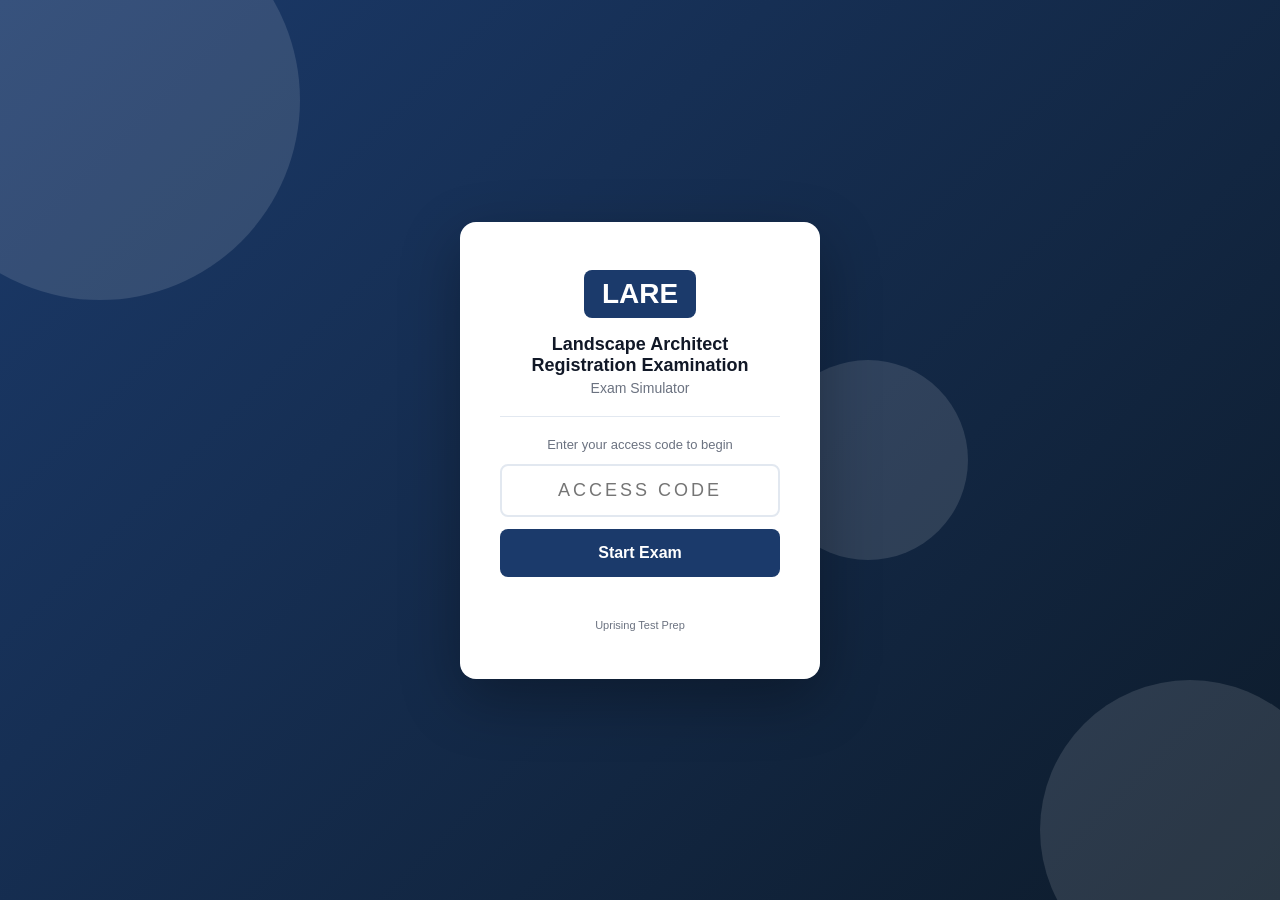
<file: index.html>
<!DOCTYPE html>
<html lang="en">
<head>
  <meta charset="UTF-8" />
  <meta name="viewport" content="width=device-width, initial-scale=1.0, viewport-fit=cover" />
  <meta name="apple-mobile-web-app-capable" content="yes" />
  <meta name="apple-mobile-web-app-status-bar-style" content="black-translucent" />
  <title>LARE Exam Simulator</title>
  <link rel="stylesheet" href="style.css" />
</head>
<body>

<div id="access-gate">
  <div class="gate-bg-shapes">
    <div class="shape shape-1"></div>
    <div class="shape shape-2"></div>
    <div class="shape shape-3"></div>
  </div>
  <div class="gate-card">
    <div class="gate-logo">
      <div class="logo-badge">LARE</div>
    </div>
    <h1 class="gate-title">Landscape Architect Registration Examination</h1>
    <p class="gate-subtitle">Exam Simulator</p>
    <div class="gate-divider"></div>
    <p class="gate-instruction">Enter your access code to begin</p>
    <input type="text" id="access-code-input" class="gate-input"
           placeholder="Access Code" autocomplete="off"
           maxlength="20" spellcheck="false" />
    <button id="access-btn" class="gate-btn">Start Exam</button>
    <p id="access-error" class="gate-error"></p>
    <p class="gate-hint">Uprising Test Prep</p>
  </div>
</div>

<div id="mode-select" style="display:none">
  <div class="gate-card" style="max-width:640px">
    <div class="gate-logo"><div class="logo-badge">LARE</div></div>
    <h1 class="gate-title">Choose a Practice Mode</h1>
    <p class="gate-subtitle">The LARE is administered as four separate, independently timed sections. Practice one real section at a time with its real item count and timer, or run a mixed practice session drawing across all four sections.</p>
    <div class="gate-divider"></div>
    <div id="mode-list" class="mode-list"></div>
    <p class="gate-hint">Uprising Test Prep</p>
  </div>
</div>

<div id="app" style="display:none">
  <header class="top-bar">
    <div class="bar-left">
      <span class="bar-logo">LARE</span>
      <span class="bar-title" id="bar-section-name">Exam Simulator</span>
    </div>
    <div class="bar-right">
      <span class="bar-timer" id="timer-display">--:--</span>
      <button class="bar-btn" id="flag-btn">Flag</button>
      <button class="bar-btn bar-btn-primary" id="submit-btn">
        <span class="btn-full">Submit Exam</span>
        <span class="btn-short">Submit</span>
      </button>
    </div>
  </header>

  <div class="progress-strip">
    <div class="progress-bar" id="progress-bar"></div>
  </div>

  <main class="exam-main">
    <div class="question-panel">
      <div class="q-meta">
        <span id="q-counter"></span>
        <span id="q-domain" class="q-domain-tag"></span>
        <span id="q-flag-indicator" class="flag-chip" style="display:none">Flagged</span>
      </div>
      <!-- Shared text for a linked cluster (a clinical case, a reading
           passage). It sits ABOVE the stem, which is the one thing that
           legitimately precedes it, and repeats on every question in the
           cluster so nobody has to page backwards. -->
      <div id="q-cluster-wrap" class="cluster-wrap" style="display:none"></div>
      <p id="question-text" class="q-text"></p>
      <!-- The picture sits BELOW the question text so the simulator matches
           the printed book exactly: stem, then picture, then options. They
           used to disagree (book put the picture under the stem, simulator put
           it above), so no single wording could be true in both places, and
           184 of MLPAO's 185 image questions said "shown above" while the
           book printed the picture below the sentence. Write stems with
           neutral wording ("the strip shown", "the diagram shows") and this
           whole class of bug cannot come back. -->
      <div id="q-image-wrap" style="display:none; margin-bottom:14px;"></div>
      <div id="options-list" class="options-list"></div>
      <div id="explanation-box" class="explanation-box" style="display:none">
        <div class="explanation-label">Explanation</div>
        <p id="explanation-text" class="explanation-text"></p>
      </div>
    </div>
    <div class="nav-bar">
      <button class="nav-btn" id="prev-btn">&#8592; Prev</button>
      <button class="nav-btn nav-btn-map" id="map-btn">Question Map</button>
      <button class="nav-btn nav-btn-next" id="next-btn">Next &#8594;</button>
    </div>
  </main>
</div>

<!-- Question Map Modal -->
<div id="map-modal" style="display:none">
  <div class="map-backdrop" id="map-backdrop"></div>
  <div class="map-panel">
    <div class="map-header">
      <span class="map-title">Question Map</span>
      <button id="map-close" class="map-close-btn">&#x2715; Close</button>
    </div>
    <div class="map-legend">
      <span class="leg-item"><span class="leg-swatch leg-answered"></span>Answered</span>
      <span class="leg-item"><span class="leg-swatch leg-flagged"></span>Flagged</span>
      <span class="leg-item"><span class="leg-swatch leg-unanswered"></span>Unanswered</span>
    </div>
    <div id="q-grid" class="q-grid"></div>
  </div>
</div>

<div id="results-screen" style="display:none">
  <div class="results-card">
    <div class="res-header">
      <div class="res-badge">LARE</div>
      <h2 id="res-status" class="res-status"></h2>
      <p id="res-score" class="res-score"></p>
    </div>
    <div id="res-domains" class="res-domains"></div>
    <p class="res-disclaimer">CLARB scores each real LARE section on a criterion-referenced scaled score with a passing mark of 650, not a fixed percentage. This raw percentage is a practice benchmark only, to help you see where you are strong and where you need more review, and is not how the real exam is scored.</p>
    <button id="res-review-btn" class="res-btn">Review Answers</button>
    <button id="res-restart-btn" class="res-btn res-btn-secondary">Restart</button>
  </div>
</div>

<script src="questions.js"></script>
<script src="app.js"></script>
</body>
</html>
</file>
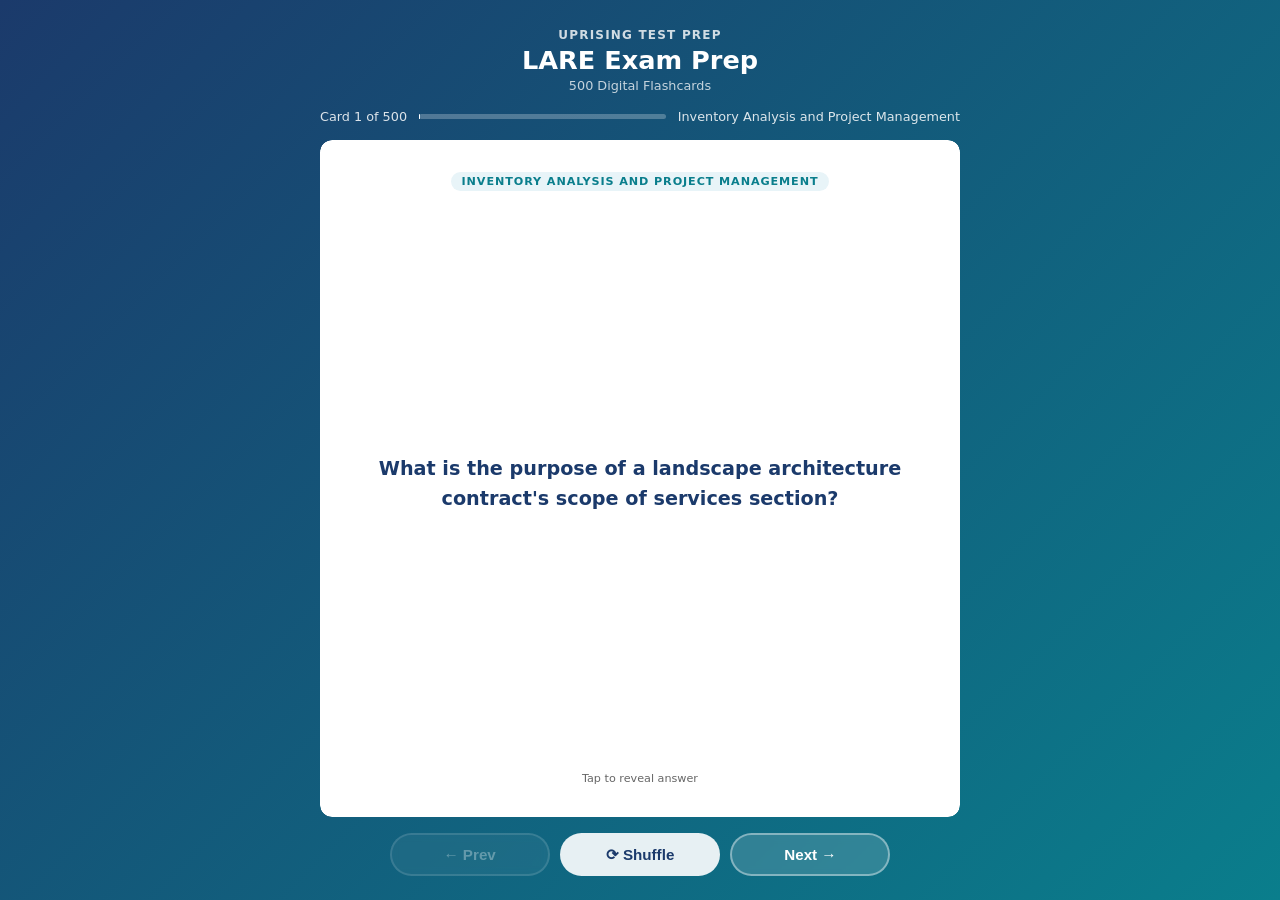
<file: flashcards/index.html>
<!DOCTYPE html>
<html lang="en">
<head>
  <meta charset="UTF-8">
  <meta name="viewport" content="width=device-width, initial-scale=1.0">
  <title>LARE Exam Prep: Flashcards</title>
  <style>
    :root {
      --blue:   #1B3A6B;
      --teal:   #0A7E8C;
      --ltblue: #E8F4F8;
      --white:  #FFFFFF;
      --text:   #1A1A1A;
      --muted:  #666;
      --radius: 12px;
    }
    * { box-sizing: border-box; margin: 0; padding: 0; }
    html, body { height: 100%; }
    body {
      font-family: 'Segoe UI', system-ui, sans-serif;
      background: linear-gradient(135deg, var(--blue) 0%, var(--teal) 100%);
      /* Pinned, not min-height: the page must never grow, or the controls
         get pushed below the fold on iOS where 100dvh and height:100%
         disagree. The height:100% rule above is the pre-dvh fallback. */
      height: 100dvh;
      max-height: 100dvh;
      overflow: hidden;
      display: flex;
      flex-direction: column;
      align-items: center;
      padding: 1.25rem 1rem 1rem;
      gap: 0.75rem;
      overflow-x: hidden;
    }
    header { text-align: center; color: #fff; flex-shrink: 0; }
    header .brand { font-size: 0.75rem; font-weight: 700; letter-spacing: 0.1em; opacity: 0.8; text-transform: uppercase; }
    header h1 { font-size: 1.3rem; font-weight: 800; margin-top: 0.2rem; }
    header .subtitle { font-size: 0.8rem; opacity: 0.75; margin-top: 0.15rem; }
    #progress-info {
      display: flex; align-items: center; gap: 0.75rem;
      color: rgba(255,255,255,0.85); font-size: 0.8rem;
      flex-shrink: 0; width: 100%; max-width: 640px;
    }
    #progress-bar-track {
      flex: 1; background: rgba(255,255,255,0.25);
      border-radius: 4px; height: 5px;
    }
    #progress-bar-fill { height: 100%; background: #fff; border-radius: 4px; transition: width 0.3s; }
    .card-scene {
      width: 100%; max-width: 640px;
      perspective: 1200px;
      cursor: pointer;
      flex: 1; min-height: 0;
      display: flex; flex-direction: column;
    
      /* WebKit does not clip overflow inside a preserve-3d context, so the
         answer pane's own clip is dropped and a long answer paints over the
         Prev/Next row. This element only sets the perspective and is NOT
         itself in the 3D context, so its clip is honoured in every engine. */
      overflow: hidden;
      border-radius: var(--radius);
    }
    .card-inner {
      position: relative; width: 100%;
      flex: 1; min-height: 0;
      transition: transform 0.55s cubic-bezier(.4,0,.2,1);
      transform-style: preserve-3d;
    }
    .card-scene.flipped .card-inner { transform: rotateY(180deg); }
    .card-face {
      position: absolute; inset: 0;
      backface-visibility: hidden; -webkit-backface-visibility: hidden;
      border-radius: var(--radius);
      display: flex; flex-direction: column;
      padding: 1.5rem 1.75rem;
      box-shadow: 0 12px 40px rgba(0,0,0,0.2);
      overflow: hidden;
    
      /* Painting through a mask forces WebKit to allocate a real clipping
         layer for a 3D-transformed element, which is what makes the
         overflow:hidden and the rounded corners above actually apply. */
      -webkit-mask-image: -webkit-radial-gradient(#fff, #000);
              mask-image: radial-gradient(#fff, #000);
    }
    .card-front { background: var(--white); align-items: center; justify-content: center; }
    .card-back  { background: var(--ltblue); transform: rotateY(180deg); }
    .card-badge {
      font-size: 0.7rem; font-weight: 700; text-transform: uppercase;
      letter-spacing: 0.08em;
      background: var(--ltblue); color: var(--teal);
      padding: 0.2rem 0.65rem; border-radius: 20px;
      margin-bottom: 0.85rem; flex-shrink: 0;
    }
    .card-back .card-badge { background: rgba(10,126,140,0.12); }
    .card-front .q-text {
      font-size: 1.1rem; font-weight: 600; color: var(--blue); line-height: 1.55;
      text-align: center; overflow-y: auto; flex: 1;
      display: flex; align-items: center; justify-content: center;
      scrollbar-width: thin; scrollbar-color: rgba(27,58,107,0.3) transparent;
    }
    .card-back .a-label { font-size: 0.7rem; font-weight: 700; color: var(--teal); text-transform: uppercase; letter-spacing: 0.08em; margin-bottom: 0.4rem; flex-shrink: 0; }
    .card-back .a-text  {
      font-size: 0.975rem; color: var(--text); line-height: 1.65;
      overflow-y: auto; flex: 1; min-height: 0; padding-right: 4px;
      scrollbar-width: thin; scrollbar-color: rgba(10,126,140,0.4) transparent;
    
      -webkit-overflow-scrolling: touch;
      overscroll-behavior: contain;
    }
    .card-back .a-text::-webkit-scrollbar { width: 4px; }
    .card-back .a-text::-webkit-scrollbar-track { background: transparent; }
    .card-back .a-text::-webkit-scrollbar-thumb { background: rgba(10,126,140,0.4); border-radius: 4px; }
    .tap-hint { flex-shrink: 0; margin-top: 0.6rem; font-size: 0.7rem; color: var(--muted); text-align: center; }
    .card-back .tap-hint { color: var(--teal); opacity: 0.7; }
    .controls {
      display: flex; gap: 0.65rem; flex-wrap: nowrap;
      justify-content: center; flex-shrink: 0;
      width: 100%; max-width: 640px;
      padding-bottom: env(safe-area-inset-bottom, 0px);
    }
    .btn {
      padding: 0.6rem 1.2rem; border-radius: 50px;
      border: 2px solid rgba(255,255,255,0.4);
      background: rgba(255,255,255,0.15); color: #fff;
      font-weight: 700; font-size: 0.875rem; cursor: pointer;
      transition: all 0.2s; backdrop-filter: blur(4px);
      white-space: nowrap; flex: 1; max-width: 160px;
    }
    .btn:hover { background: rgba(255,255,255,0.3); border-color: rgba(255,255,255,0.7); }
    .btn:active { transform: scale(0.96); }
    .btn:disabled { opacity: 0.35; cursor: not-allowed; }
    .btn.btn-primary { background: rgba(255,255,255,0.9); color: var(--blue); border-color: transparent; }
    .btn.btn-primary:hover { background: #fff; }
    #loading { color: rgba(255,255,255,0.8); font-size: 1rem; text-align: center; padding: 3rem; flex: 1; }
    @media (min-width: 768px) {
      body { padding: 1.75rem 1.5rem 1.5rem; gap: 1rem; }
      header h1 { font-size: 1.6rem; }
      .card-face { padding: 2rem 2.5rem; }
      .card-front .q-text { font-size: 1.2rem; }
      .card-back .a-text { font-size: 1.05rem; }
      .btn { font-size: 0.95rem; padding: 0.65rem 1.4rem; }
    }
    @media (max-width: 380px) {
      body { padding: 0.75rem; gap: 0.5rem; }
      header .brand { font-size: 0.65rem; }
      header h1 { font-size: 1.1rem; }
      header .subtitle { display: none; }
      .card-face { padding: 1rem 1.1rem; }
      .card-front .q-text { font-size: 0.975rem; }
      .card-back .a-text { font-size: 0.875rem; }
      .btn { font-size: 0.8rem; padding: 0.5rem 0.75rem; }
    }
  </style>
</head>
<body>
<header>
  <div class="brand">Uprising Test Prep</div>
  <h1>LARE Exam Prep</h1>
  <div class="subtitle">500 Digital Flashcards</div>
</header>
<div id="progress-info">
  <span id="card-counter">Card 1 of 500</span>
  <div id="progress-bar-track"><div id="progress-bar-fill" style="width:0%"></div></div>
  <span id="domain-label"></span>
</div>
<div id="loading">Loading flashcards...</div>
<div class="card-scene" id="card-scene" style="display:none" onclick="flipCard()">
  <div class="card-inner" id="card-inner">
    <div class="card-face card-front">
      <div class="card-badge" id="front-badge"></div>
      <div class="q-text" id="q-text"></div>
      <div class="tap-hint">Tap to reveal answer</div>
    </div>
    <div class="card-face card-back">
      <div class="card-badge" id="back-badge">Answer</div>
      <div class="a-label">Answer</div>
      <div class="a-text" id="a-text"></div>
      <div class="tap-hint">Tap to flip back</div>
    </div>
  </div>
</div>
<div class="controls" id="controls" style="display:none">
  <button class="btn" id="prev-btn" onclick="event.stopPropagation();move(-1)" disabled>&#8592; Prev</button>
  <button class="btn btn-primary" onclick="event.stopPropagation();shuffleCards()">&#10227; Shuffle</button>
  <button class="btn" id="next-btn" onclick="event.stopPropagation();move(1)">Next &#8594;</button>
</div>
<script>
const DOMAIN_LABELS = {
  inventory_analysis_and_project_management: "Inventory Analysis and Project Management",
  planning_and_design: "Planning and Design",
  construction_documentation_and_administration: "Construction Documentation and Administration",
  grading_drainage_and_stormwater_management: "Grading Drainage and Stormwater Management",
};
let cards   = [];
let current = 0;
async function init() {
  try {
    const res = await fetch('flashcards.json');
    if (!res.ok) throw new Error('Network error');
    cards = await res.json();
    document.getElementById('loading').style.display    = 'none';
    document.getElementById('card-scene').style.display = 'flex';
    document.getElementById('controls').style.display   = 'flex';
    show();
  } catch (e) {
    document.getElementById('loading').textContent = 'Error loading flashcards. Please try refreshing.';
  }
}
function domainLabel(key) {
  return DOMAIN_LABELS[key] || key.replace(/_/g, ' ').replace(/\b\w/g, c => c.toUpperCase());
}
function show() {
  const c = cards[current];
  document.getElementById('card-scene').classList.remove('flipped');
  document.getElementById('a-text').scrollTop = 0;
  const label = domainLabel(c.domain || c.chapter || '');
  document.getElementById('q-text').textContent       = c.front;
  document.getElementById('a-text').textContent       = c.back;
  document.getElementById('front-badge').textContent  = label;
  document.getElementById('back-badge').textContent   = label;
  document.getElementById('card-counter').textContent = `Card ${current+1} of ${cards.length}`;
  document.getElementById('domain-label').textContent = label;
  document.getElementById('progress-bar-fill').style.width = `${((current+1)/cards.length*100).toFixed(1)}%`;
  document.getElementById('prev-btn').disabled = current === 0;
  document.getElementById('next-btn').disabled = current === cards.length - 1;
}
function flipCard() { document.getElementById('card-scene').classList.toggle('flipped'); }
function move(dir) {
  const next = current + dir;
  if (next < 0 || next >= cards.length) return;
  current = next; show();
}
function shuffleCards() {
  for (let i = cards.length - 1; i > 0; i--) {
    const j = Math.floor(Math.random() * (i+1));
    [cards[i], cards[j]] = [cards[j], cards[i]];
  }
  current = 0; show();
}
document.addEventListener('keydown', e => {
  if (e.key === 'ArrowRight' || e.key === 'ArrowDown') move(1);
  else if (e.key === 'ArrowLeft' || e.key === 'ArrowUp') move(-1);
  else if (e.key === ' ' || e.key === 'Enter') { e.preventDefault(); flipCard(); }
});
init();
</script>
</body>
</html>
</file>
<file: style.css>
/* LARE Exam Simulator, Styles */
:root {
  --primary:   #1B3A6B;
  --pass:      #059669;
  --fail:      #DC2626;
  --bg:        #F3F4F8;
  --card:      #FFFFFF;
  --border:    #E2E8F0;
  --text:      #111827;
  --muted:     #6B7280;
  --radius:    10px;
}
*, *::before, *::after { box-sizing: border-box; margin: 0; padding: 0; }
body {
  font-family: -apple-system, BlinkMacSystemFont, "Segoe UI", sans-serif;
  background: var(--bg);
  color: var(--text);
  height: 100vh;
  height: 100dvh;
  overflow: hidden;
  -webkit-text-size-adjust: 100%;
}

/* ── Access Gate ─────────────────────────────────────────────────────────── */
#access-gate {
  display: flex;
  align-items: center;
  justify-content: center;
  height: 100vh;
  height: 100dvh;
  background: linear-gradient(135deg, var(--primary) 0%, #0d1b2a 100%);
  position: relative;
  overflow: hidden;
  padding: 20px;
  padding-top: max(20px, env(safe-area-inset-top));
  padding-bottom: max(20px, env(safe-area-inset-bottom));
}
#mode-select {
  display: flex;
  align-items: center;
  justify-content: center;
  height: 100vh;
  height: 100dvh;
  background: linear-gradient(135deg, var(--primary) 0%, #0d1b2a 100%);
  overflow: auto;
  padding: 20px;
}
.mode-list { display: flex; flex-direction: column; gap: 10px; margin: 18px 0; text-align: left; }
.mode-btn {
  display: flex; flex-direction: column; gap: 3px;
  border: 1.5px solid #ddd; border-radius: 10px; padding: 12px 16px;
  background: #fafafa; cursor: pointer; transition: .15s;
}
.mode-btn:hover { border-color: var(--primary); background: #f0f4fb; }
.mode-btn .mode-name { font-weight: 700; color: var(--primary); font-size: 15px; }
.mode-btn .mode-meta { font-size: 12.5px; color: #666; }
.hotspot-imgbox { position: relative; display: inline-block; max-width: 100%; }
.hotspot-imgbox .q-image { margin-bottom: 0; display: block; }
.hotspot-zone {
  position: absolute; cursor: pointer; border-radius: 50%;
  border: 2px solid transparent; transition: .12s;
}
.hotspot-zone:hover { border-color: var(--primary); background: rgba(27,58,107,0.10); }
.hotspot-zone.hotspot-selected { border-color: var(--primary); background: rgba(27,58,107,0.20); }
.hotspot-zone.hotspot-correct { border-color: #059669; background: rgba(5,150,105,0.20); }
.hotspot-zone.hotspot-incorrect { border-color: #DC2626; background: rgba(220,38,38,0.20); }
.hotspot-hint { font-size: 13px; color: var(--muted, #666); margin-top: 8px; font-style: italic; }
.sata-instruction { font-size: 13px; font-weight: 700; color: var(--primary); margin-bottom: 6px; }
.gate-bg-shapes { position: absolute; inset: 0; pointer-events: none; }
.shape { position: absolute; border-radius: 50%; opacity: .12; background: #fff; }
.shape-1 { width: 400px; height: 400px; top: -100px; left: -100px; }
.shape-2 { width: 300px; height: 300px; bottom: -80px; right: -60px; }
.shape-3 { width: 200px; height: 200px; top: 40%; left: 60%; }
.gate-card {
  background: #fff;
  border-radius: 16px;
  padding: 48px 40px;
  text-align: center;
  width: 100%;
  max-width: 360px;
  position: relative;
  z-index: 1;
  box-shadow: 0 20px 60px rgba(0,0,0,.3);
}
.logo-badge {
  display: inline-block;
  background: var(--primary);
  color: #fff;
  font-weight: 800;
  font-size: 28px;
  padding: 8px 18px;
  border-radius: 8px;
}
.gate-title { font-size: 18px; font-weight: 700; margin-top: 16px; color: var(--text); }
.gate-subtitle { color: var(--muted); font-size: 14px; margin-top: 4px; }
.gate-divider { height: 1px; background: var(--border); margin: 20px 0; }
.gate-instruction { font-size: 13px; color: var(--muted); margin-bottom: 12px; }
.gate-input {
  width: 100%;
  padding: 14px 16px;
  border: 2px solid var(--border);
  border-radius: 8px;
  font-size: 18px;
  text-align: center;
  text-transform: uppercase;
  letter-spacing: 3px;
  outline: none;
}
.gate-input:focus { border-color: var(--primary); }
.gate-btn {
  width: 100%;
  margin-top: 12px;
  padding: 15px;
  background: var(--primary);
  color: #fff;
  border: none;
  border-radius: 8px;
  font-size: 16px;
  font-weight: 600;
  cursor: pointer;
  -webkit-tap-highlight-color: transparent;
}
.gate-btn:hover { opacity: .9; }
.gate-error { color: var(--fail); font-size: 13px; margin-top: 8px; min-height: 18px; }
.gate-hint { color: var(--muted); font-size: 11px; margin-top: 16px; }

/* ── App shell ───────────────────────────────────────────────────────────── */
#app {
  display: flex;
  flex-direction: column;
  height: 100vh;
  height: 100dvh;
  padding-top: env(safe-area-inset-top);
}
.top-bar {
  display: flex;
  justify-content: space-between;
  align-items: center;
  background: var(--primary);
  color: #fff;
  padding: 0 20px;
  padding-left: max(20px, env(safe-area-inset-left));
  padding-right: max(20px, env(safe-area-inset-right));
  height: 52px;
  flex-shrink: 0;
  gap: 8px;
}
.bar-left { display: flex; align-items: center; gap: 8px; min-width: 0; }
.bar-logo { font-weight: 800; font-size: 18px; flex-shrink: 0; }
.bar-title { font-size: 14px; opacity: .8; white-space: nowrap; overflow: hidden; text-overflow: ellipsis; }
.bar-right { display: flex; align-items: center; gap: 8px; flex-shrink: 0; }
.bar-timer {
  font-variant-numeric: tabular-nums;
  font-size: 16px;
  font-weight: 600;
  min-width: 68px;
  text-align: right;
}
.bar-btn {
  padding: 7px 13px;
  background: rgba(255,255,255,.15);
  border: 1px solid rgba(255,255,255,.3);
  color: #fff;
  border-radius: 6px;
  cursor: pointer;
  font-size: 13px;
  white-space: nowrap;
  -webkit-tap-highlight-color: transparent;
  touch-action: manipulation;
}
.bar-btn:hover { background: rgba(255,255,255,.25); }
.bar-btn-primary {
  background: #fff;
  color: var(--primary);
  border-color: #fff;
  font-weight: 600;
}
.bar-btn-primary:hover { background: #f0f0f0; }
.btn-short { display: none; }
.btn-full  { display: inline; }

.progress-strip { height: 4px; background: rgba(0,0,0,.1); flex-shrink: 0; }
.progress-bar   { height: 100%; background: #4ade80; transition: width .3s; }

/* ── Main exam area ──────────────────────────────────────────────────────── */
.exam-main {
  flex: 1;
  overflow: hidden;
  display: flex;
  flex-direction: column;
  padding: 16px 20px 0;
  padding-left: max(16px, env(safe-area-inset-left));
  padding-right: max(16px, env(safe-area-inset-right));
  min-height: 0;
}
.question-panel { flex: 1; overflow-y: auto; padding-bottom: 12px; -webkit-overflow-scrolling: touch; }
.q-meta {
  display: flex;
  align-items: center;
  gap: 8px;
  margin-bottom: 12px;
  font-size: 13px;
  color: var(--muted);
  flex-wrap: wrap;
}
.q-domain-tag {
  background: var(--primary);
  color: #fff;
  padding: 2px 8px;
  border-radius: 4px;
  font-size: 11px;
  font-weight: 600;
}
.flag-chip {
  background: #FEF3C7;
  color: #92400E;
  padding: 2px 8px;
  border-radius: 4px;
  font-size: 11px;
  font-weight: 600;
}
.cluster-wrap {
  border-left: 4px solid var(--primary, #1B3A6B);
  background: #F2F6FC; border-radius: 8px;
  padding: 10px 14px; margin-bottom: 16px;
}
.cluster-label {
  font-size: 11px; font-weight: 700; letter-spacing: 0.06em;
  text-transform: uppercase; color: var(--primary, #1B3A6B); margin-bottom: 6px;
}
.cluster-body {
  max-height: 38vh; overflow-y: auto; font-size: 15px; line-height: 1.6;
  -webkit-overflow-scrolling: touch;
}
.cluster-body p + p { margin-top: 10px; }
@media (min-width: 1100px) { .cluster-body { max-height: 52vh; } }

.q-image {
  max-width: 100%;
  /* Cap the height too. With only max-width, a tall exhibit renders at full
     width and pushes the stem and every option below the fold, so the question
     looks like it has no answers until the candidate scrolls. Found on CNPLE. */
  max-height: 62vh;
  width: auto;
  height: auto;
  object-fit: contain;
  border-radius: 6px;
  border: 1px solid var(--border);
  display: block;
  margin-bottom: 14px;
}
.q-text { font-size: 16px; line-height: 1.65; margin-bottom: 20px; }
.options-list { display: flex; flex-direction: column; gap: 10px; }
.option {
  display: flex;
  align-items: flex-start;
  gap: 12px;
  padding: 15px 16px;
  background: var(--card);
  border: 2px solid var(--border);
  border-radius: var(--radius);
  cursor: pointer;
  transition: .15s;
  -webkit-tap-highlight-color: transparent;
  touch-action: manipulation;
  min-height: 52px;
}
.option:hover  { border-color: var(--primary); background: #F8FAFF; }
.option.selected  { border-color: var(--primary); background: #EEF3FF; }
.option.correct   { border-color: #059669; background: #ECFDF5; }
.option.incorrect { border-color: #DC2626; background: #FEF2F2; }
.explanation-box {
  margin-top: 20px;
  padding: 16px 18px;
  background: #F0F9FF;
  border-left: 4px solid #2563EB;
  border-radius: 6px;
}
.explanation-label {
  font-size: 11px;
  font-weight: 700;
  text-transform: uppercase;
  letter-spacing: .06em;
  color: #2563EB;
  margin-bottom: 8px;
}
.explanation-text { font-size: 14.5px; line-height: 1.7; color: #1e293b; margin: 0; }
.opt-letter { font-weight: 700; font-size: 15px; color: var(--primary); min-width: 22px; padding-top: 1px; flex-shrink: 0; }
.opt-text   { font-size: 15px; line-height: 1.5; }

/* ── Nav bar ─────────────────────────────────────────────────────────────── */
.nav-bar {
  display: flex;
  align-items: center;
  gap: 8px;
  padding: 10px 0;
  padding-bottom: max(14px, env(safe-area-inset-bottom));
  flex-shrink: 0;
}
.nav-btn {
  flex: 1;
  padding: 13px 8px;
  background: var(--card);
  border: 1px solid var(--border);
  border-radius: 8px;
  cursor: pointer;
  font-size: 15px;
  font-weight: 500;
  text-align: center;
  -webkit-tap-highlight-color: transparent;
  touch-action: manipulation;
  min-height: 48px;
}
.nav-btn:hover      { background: #f0f0f0; }
.nav-btn-map {
  background: var(--bg);
  border-color: var(--primary);
  color: var(--primary);
  font-weight: 600;
}
.nav-btn-map:hover { background: #EEF3FF; }
.nav-btn-next {
  background: var(--primary);
  color: #fff;
  border-color: var(--primary);
}
.nav-btn-next:hover { opacity: .9; }

/* ── Question Map Modal ──────────────────────────────────────────────────── */
#map-modal {
  position: fixed;
  inset: 0;
  z-index: 1000;
  display: flex;
  flex-direction: column;
  justify-content: flex-end;
}
.map-backdrop { position: absolute; inset: 0; background: rgba(0,0,0,.5); }
.map-panel {
  position: relative;
  background: #fff;
  border-radius: 20px 20px 0 0;
  padding: 20px;
  padding-bottom: max(20px, env(safe-area-inset-bottom));
  max-height: 80vh;
  max-height: 80dvh;
  display: flex;
  flex-direction: column;
  box-shadow: 0 -4px 30px rgba(0,0,0,.2);
}
.map-header {
  display: flex;
  align-items: center;
  justify-content: space-between;
  margin-bottom: 12px;
  flex-shrink: 0;
}
.map-title { font-size: 17px; font-weight: 700; color: var(--text); }
.map-close-btn {
  padding: 8px 16px;
  background: var(--bg);
  border: 1px solid var(--border);
  border-radius: 8px;
  cursor: pointer;
  font-size: 14px;
  font-weight: 500;
  min-height: 40px;
  -webkit-tap-highlight-color: transparent;
  touch-action: manipulation;
}
.map-close-btn:hover { background: #e5e7eb; }
.map-legend { display: flex; gap: 16px; margin-bottom: 14px; flex-shrink: 0; flex-wrap: wrap; }
.leg-item { display: flex; align-items: center; gap: 6px; font-size: 13px; color: var(--muted); }
.leg-swatch {
  width: 16px;
  height: 16px;
  border-radius: 3px;
  border: 1px solid var(--border);
  background: var(--card);
  display: inline-block;
  flex-shrink: 0;
}
.leg-swatch.leg-answered  { background: var(--primary); border-color: var(--primary); }
.leg-swatch.leg-flagged   { background: #FEF3C7; border-color: #F59E0B; }
.leg-swatch.leg-unanswered { background: var(--card); }
.q-grid {
  display: flex;
  flex-wrap: wrap;
  gap: 6px;
  overflow-y: auto;
  flex: 1;
  padding-bottom: 8px;
  -webkit-overflow-scrolling: touch;
}
.grid-btn {
  width: 40px;
  height: 40px;
  border: 1px solid var(--border);
  border-radius: 6px;
  background: var(--card);
  font-size: 12px;
  cursor: pointer;
  font-weight: 500;
  -webkit-tap-highlight-color: transparent;
  touch-action: manipulation;
}
.grid-btn.answered { background: var(--primary); color: #fff; border-color: var(--primary); }
.grid-btn.flagged  { background: #FEF3C7; border-color: #F59E0B; }
.grid-btn.active   { outline: 3px solid var(--primary); outline-offset: 2px; }

/* ── Results ─────────────────────────────────────────────────────────────── */
#results-screen {
  display: flex;
  align-items: flex-start;
  justify-content: center;
  min-height: 100vh;
  min-height: 100dvh;
  background: var(--bg);
  overflow-y: auto;
  -webkit-overflow-scrolling: touch;
  padding: 20px 16px;
  padding-top: max(20px, env(safe-area-inset-top));
  padding-bottom: max(20px, env(safe-area-inset-bottom));
}
.results-card {
  background: var(--card);
  border-radius: 16px;
  padding: 40px;
  max-width: 480px;
  width: 100%;
  box-shadow: 0 8px 30px rgba(0,0,0,.1);
}
.res-header { text-align: center; margin-bottom: 24px; }
.res-badge {
  display: inline-block;
  background: var(--primary);
  color: #fff;
  font-weight: 800;
  font-size: 22px;
  padding: 6px 16px;
  border-radius: 8px;
}
.res-status { font-size: 36px; font-weight: 800; margin-top: 12px; }
.res-score  { font-size: 18px; color: var(--muted); margin-top: 4px; }
.res-disclaimer { font-size: 12.5px; color: #777; line-height: 1.5; margin: 14px 0; text-align: left; }
.res-domains { margin-bottom: 24px; display: flex; flex-direction: column; gap: 10px; }
.res-domain-row { display: flex; align-items: center; gap: 8px; font-size: 13px; }
.res-domain-name { width: 160px; font-weight: 500; flex-shrink: 0; }
.res-domain-bar-wrap { flex: 1; background: #E5E7EB; border-radius: 4px; height: 8px; overflow: hidden; }
.res-domain-bar { height: 100%; border-radius: 4px; transition: width .5s; }
.res-domain-pct { width: 36px; text-align: right; font-weight: 600; }
.res-btn {
  width: 100%;
  padding: 15px;
  background: var(--primary);
  color: #fff;
  border: none;
  border-radius: 8px;
  font-size: 15px;
  font-weight: 600;
  cursor: pointer;
  margin-bottom: 10px;
  min-height: 52px;
  -webkit-tap-highlight-color: transparent;
  touch-action: manipulation;
}
.res-btn:hover { opacity: .9; }
.res-btn-secondary {
  background: transparent;
  color: var(--primary);
  border: 2px solid var(--primary);
}
.res-btn-secondary:hover { background: var(--primary); color: #fff; }

/* ── Mobile breakpoint (phones ≤ 640px) ─────────────────────────────────── */
@media (max-width: 640px) {
  /* Gate card */
  .gate-card { padding: 32px 24px; }

  /* Top bar: hide long title text, swap Submit label */
  .bar-title  { display: none; }
  .btn-full   { display: none; }
  .btn-short  { display: inline; }
  .bar-right  { gap: 6px; }
  .bar-btn    { padding: 6px 10px; font-size: 12px; }
  .bar-timer  { font-size: 14px; min-width: 58px; }

  /* Exam main */
  .exam-main { padding: 12px 14px 0; }
  .q-text { font-size: 16px; }
  .opt-text { font-size: 15px; }

  /* Nav bar, bigger touch targets */
  .nav-btn { font-size: 14px; padding: 14px 6px; }

  /* Results */
  .results-card { padding: 28px 20px; }
  .res-domain-name { width: 110px; font-size: 12px; }
  .res-domain-pct  { font-size: 12px; }
  .res-status { font-size: 30px; }

  /* Map grid, slightly bigger buttons on phones */
  .grid-btn { width: 42px; height: 42px; }
}

/* ── Very small phones (≤ 380px) ────────────────────────────────────────── */
@media (max-width: 380px) {
  .bar-logo { font-size: 15px; }
  .bar-btn  { padding: 5px 8px; font-size: 11px; }
  .bar-timer { font-size: 13px; min-width: 52px; }
  .nav-btn  { font-size: 13px; }
  .grid-btn { width: 38px; height: 38px; font-size: 11px; }
}
</file>
